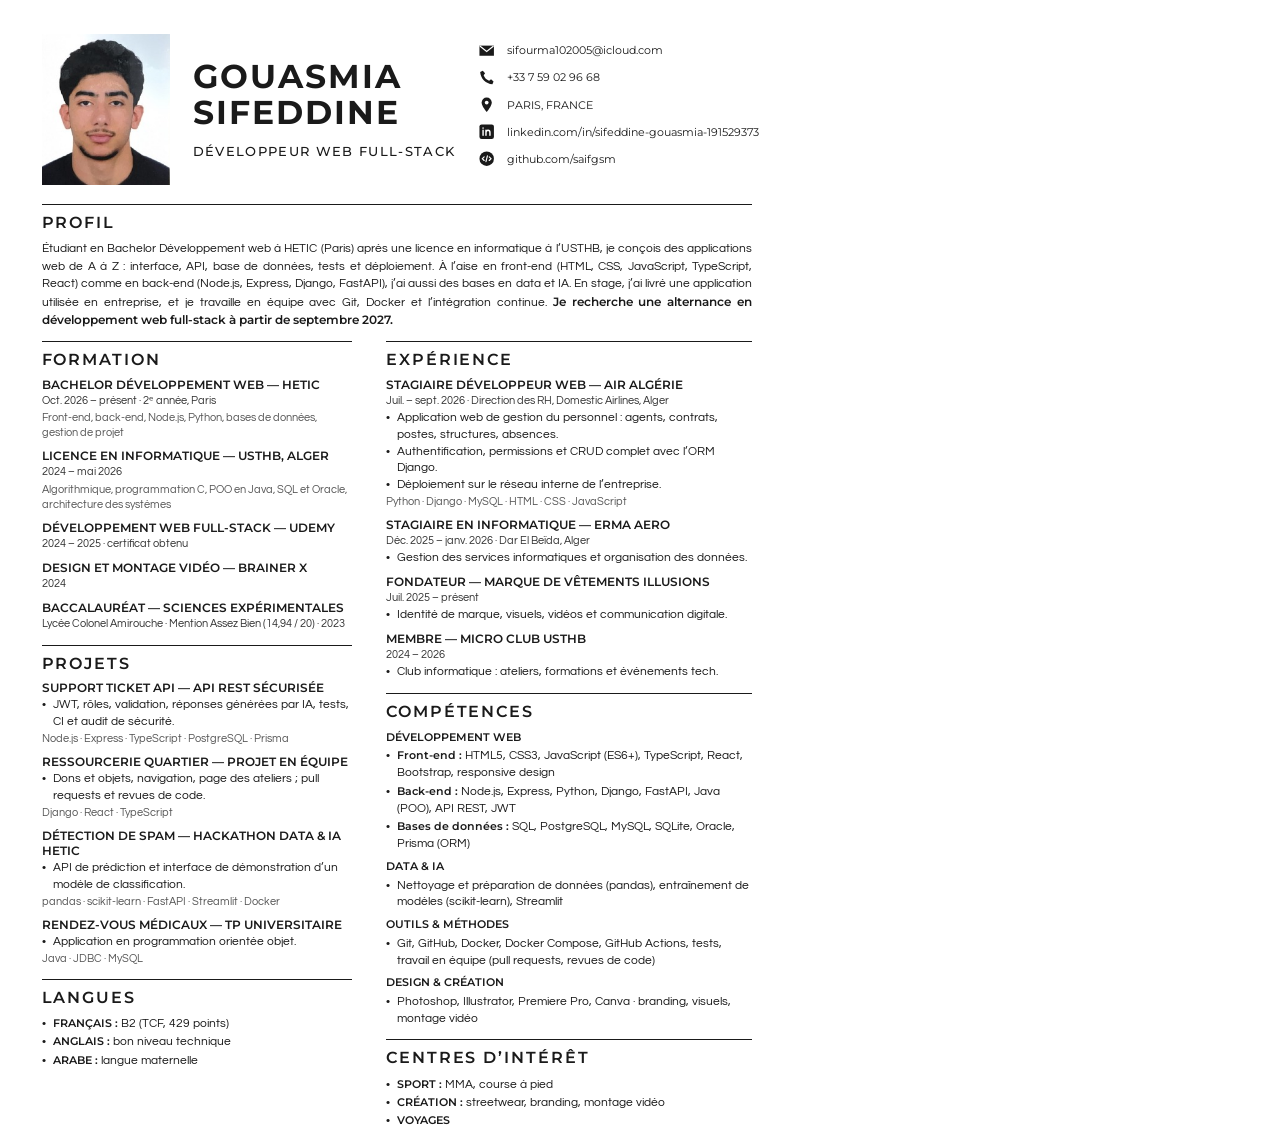
<file: cv-source/cv.html>
<!DOCTYPE html>
<html lang="fr">
<head>
<meta charset="utf-8">
<title>CV – Sifeddine Gouasmia</title>
<style>
  @font-face { font-family: "Montserrat"; src: url(fonts/montserrat-latin-400-normal.woff2); font-weight: 400; }
  @font-face { font-family: "Montserrat"; src: url(fonts/montserrat-latin-500-normal.woff2); font-weight: 500; }
  @font-face { font-family: "Montserrat"; src: url(fonts/montserrat-latin-600-normal.woff2); font-weight: 600; }
  @font-face { font-family: "Montserrat"; src: url(fonts/montserrat-latin-700-normal.woff2); font-weight: 700; }
  @font-face { font-family: "Questrial"; src: url(fonts/questrial-latin-400-normal.woff2); font-weight: 400; }
  @page { size: A4; margin: 0; }
  * { box-sizing: border-box; margin: 0; padding: 0; }
  html, body { width: 210mm; height: 297mm; }
  body { font-family: "Questrial", "Montserrat", Arial, sans-serif; color: #1a1a1a; font-size: 8.7pt; line-height: 1.45; padding: 9mm 11mm 8mm 11mm; }
  a { color: inherit; text-decoration: none; }

  header { display: grid; grid-template-columns: 34mm 1fr 76mm; gap: 6mm; align-items: center; }
  .photo { width: 34mm; height: 40mm; object-fit: cover; }
  .name h1 { font-family: "Montserrat"; font-weight: 700; font-size: 25pt; line-height: 1.08; letter-spacing: .06em; text-transform: uppercase; }
  .name .role { font-family: "Montserrat"; font-weight: 500; font-size: 10pt; letter-spacing: .1em; text-transform: uppercase; margin-top: 3mm; white-space: nowrap; }
  .contact { list-style: none; font-family: "Montserrat"; font-size: 8.3pt; }
  .contact li { display: flex; align-items: center; gap: 3mm; margin-bottom: 2.6mm; }
  .contact svg { width: 4.6mm; height: 4.6mm; flex: none; }

  hr { border: 0; border-top: 0.35mm solid #1a1a1a; }
  .full { margin-top: 5mm; }
  h2 { font-family: "Montserrat"; font-weight: 600; font-size: 12pt; letter-spacing: .12em; text-transform: uppercase; margin: 1.6mm 0 1.6mm; }
  .profil p { text-align: justify; font-size: 9pt; }
  .goal { font-family: "Montserrat"; font-weight: 600; }

  .cols { display: grid; grid-template-columns: 1fr 1.18fr; gap: 9mm; margin-top: 3.2mm; }
  .col > section + section { margin-top: 3.4mm; }
  .col > section > hr { margin-bottom: 0; }
  h3 { font-family: "Montserrat"; font-weight: 600; font-size: 8.7pt; text-transform: uppercase; line-height: 1.3; }
  .entry + .entry { margin-top: 2.3mm; }
  .meta { font-size: 8.4pt; color: #333; }
  .entry ul { list-style: none; }
  .entry li { padding-left: 3mm; position: relative; }
  .entry li::before { content: "•"; position: absolute; left: 0; }
  .tech { font-size: 7.9pt; color: #555; margin-top: .3mm; }
  .sub { font-family: "Montserrat"; font-weight: 600; font-size: 8.4pt; text-transform: uppercase; margin: 1.6mm 0 .6mm; }
  .skills li { list-style: none; padding-left: 3mm; position: relative; margin-bottom: .5mm; }
  .skills li::before { content: "•"; position: absolute; left: 0; }
  .skills b { font-family: "Montserrat"; font-weight: 600; font-size: 8.2pt; }
  .langs li, .interests li { list-style: none; padding-left: 3mm; position: relative; margin-bottom: .4mm; }
  .langs li::before, .interests li::before { content: "•"; position: absolute; left: 0; }
  .langs b, .interests b { font-family: "Montserrat"; font-weight: 600; font-size: 8.2pt; text-transform: uppercase; }
</style>
</head>
<body>
  <header>
    <img class="photo" src="photo.jpg" alt="Photo de Sifeddine Gouasmia">
    <div class="name">
      <h1>Gouasmia<br>Sifeddine</h1>
      <div class="role">Développeur web full-stack</div>
    </div>
    <ul class="contact">
      <li><svg viewBox="0 0 24 24"><path d="M2 5h20v14H2z" fill="#1a1a1a"/><path d="M2.5 5.5 12 13l9.5-7.5" fill="none" stroke="#fff" stroke-width="1.6"/></svg><a href="mailto:sifourma102005@icloud.com">sifourma102005@icloud.com</a></li>
      <li><svg viewBox="0 0 24 24"><path d="M6.6 2.5 9.8 6l-2 2.6a12.5 12.5 0 0 0 7.6 7.6l2.6-2 3.5 3.2-1.6 3.6C11 20.6 3.4 13 3 4.1z" fill="#1a1a1a"/></svg><a href="tel:+33759029668">+33 7 59 02 96 68</a></li>
      <li><svg viewBox="0 0 24 24"><path d="M12 2a7 7 0 0 0-7 7c0 5.2 7 13 7 13s7-7.8 7-13a7 7 0 0 0-7-7z" fill="#1a1a1a"/><circle cx="12" cy="9" r="2.6" fill="#fff"/></svg>PARIS, FRANCE</li>
      <li><svg viewBox="0 0 24 24"><rect x="2" y="2" width="20" height="20" rx="3" fill="#1a1a1a"/><path d="M7 10v7M7 7v.1M11 17v-7m0 3.2c0-2 1.3-3.2 2.9-3.2 1.7 0 2.6 1.1 2.6 3.2V17" stroke="#fff" stroke-width="2" fill="none" stroke-linecap="round"/></svg><a href="https://www.linkedin.com/in/sifeddine-gouasmia-191529373">linkedin.com/in/sifeddine-gouasmia-191529373</a></li>
      <li><svg viewBox="0 0 24 24"><circle cx="12" cy="12" r="10" fill="#1a1a1a"/><path d="M8.5 9.5 6 12l2.5 2.5M15.5 9.5 18 12l-2.5 2.5M13 8l-2 8" stroke="#fff" stroke-width="1.6" fill="none" stroke-linecap="round"/></svg><a href="https://github.com/saifgsm">github.com/saifgsm</a></li>
    </ul>
  </header>

  <section class="full profil">
    <hr>
    <h2>Profil</h2>
    <p>Étudiant en Bachelor Développement web à HETIC (Paris) après une licence en informatique à l’USTHB, je conçois des applications web de A à Z : interface, API, base de données, tests et déploiement. À l’aise en front-end (HTML, CSS, JavaScript, TypeScript, React) comme en back-end (Node.js, Express, Django, FastAPI), j’ai aussi des bases en data et IA. En stage, j’ai livré une application utilisée en entreprise, et je travaille en équipe avec Git, Docker et l’intégration continue. <span class="goal">Je recherche une alternance en développement web full-stack à partir de septembre 2027.</span></p>
  </section>

  <div class="cols">
    <div class="col">
      <section>
        <hr>
        <h2>Formation</h2>
        <div class="entry">
          <h3>Bachelor Développement web — HETIC</h3>
          <div class="meta">Oct. 2026 – présent · 2ᵉ année, Paris</div>
          <div class="tech">Front-end, back-end, Node.js, Python, bases de données, gestion de projet</div>
        </div>
        <div class="entry">
          <h3>Licence en informatique — USTHB, Alger</h3>
          <div class="meta">2024 – mai 2026</div>
          <div class="tech">Algorithmique, programmation C, POO en Java, SQL et Oracle, architecture des systèmes</div>
        </div>
        <div class="entry">
          <h3>Développement web full-stack — Udemy</h3>
          <div class="meta">2024 – 2025 · certificat obtenu</div>
        </div>
        <div class="entry">
          <h3>Design et montage vidéo — Brainer X</h3>
          <div class="meta">2024</div>
        </div>
        <div class="entry">
          <h3>Baccalauréat — Sciences expérimentales</h3>
          <div class="meta">Lycée Colonel Amirouche · Mention Assez Bien (14,94 / 20) · 2023</div>
        </div>
      </section>

      <section>
        <hr>
        <h2>Projets</h2>
        <div class="entry">
          <h3>Support Ticket API — API REST sécurisée</h3>
          <ul><li>JWT, rôles, validation, réponses générées par IA, tests, CI et audit de sécurité.</li></ul>
          <div class="tech">Node.js · Express · TypeScript · PostgreSQL · Prisma</div>
        </div>
        <div class="entry">
          <h3>Ressourcerie Quartier — projet en équipe</h3>
          <ul><li>Dons et objets, navigation, page des ateliers ; pull requests et revues de code.</li></ul>
          <div class="tech">Django · React · TypeScript</div>
        </div>
        <div class="entry">
          <h3>Détection de spam — hackathon Data &amp; IA HETIC</h3>
          <ul><li>API de prédiction et interface de démonstration d’un modèle de classification.</li></ul>
          <div class="tech">pandas · scikit-learn · FastAPI · Streamlit · Docker</div>
        </div>
        <div class="entry">
          <h3>Rendez-vous médicaux — TP universitaire</h3>
          <ul><li>Application en programmation orientée objet.</li></ul>
          <div class="tech">Java · JDBC · MySQL</div>
        </div>
      </section>

      <section>
        <hr>
        <h2>Langues</h2>
        <ul class="langs">
          <li><b>Français :</b> B2 (TCF, 429 points)</li>
          <li><b>Anglais :</b> bon niveau technique</li>
          <li><b>Arabe :</b> langue maternelle</li>
        </ul>
      </section>
    </div>

    <div class="col">
      <section>
        <hr>
        <h2>Expérience</h2>
        <div class="entry">
          <h3>Stagiaire développeur web — Air Algérie</h3>
          <div class="meta">Juil. – sept. 2026 · Direction des RH, Domestic Airlines, Alger</div>
          <ul>
            <li>Application web de gestion du personnel : agents, contrats, postes, structures, absences.</li>
            <li>Authentification, permissions et CRUD complet avec l’ORM Django.</li>
            <li>Déploiement sur le réseau interne de l’entreprise.</li>
          </ul>
          <div class="tech">Python · Django · MySQL · HTML · CSS · JavaScript</div>
        </div>
        <div class="entry">
          <h3>Stagiaire en informatique — ERMA Aero</h3>
          <div class="meta">Déc. 2025 – janv. 2026 · Dar El Beïda, Alger</div>
          <ul><li>Gestion des services informatiques et organisation des données.</li></ul>
        </div>
        <div class="entry">
          <h3>Fondateur — marque de vêtements Illusions</h3>
          <div class="meta">Juil. 2025 – présent</div>
          <ul><li>Identité de marque, visuels, vidéos et communication digitale.</li></ul>
        </div>
        <div class="entry">
          <h3>Membre — Micro Club USTHB</h3>
          <div class="meta">2024 – 2026</div>
          <ul><li>Club informatique : ateliers, formations et événements tech.</li></ul>
        </div>
      </section>

      <section>
        <hr>
        <h2>Compétences</h2>
        <div class="sub">Développement web</div>
        <ul class="skills">
          <li><b>Front-end :</b> HTML5, CSS3, JavaScript (ES6+), TypeScript, React, Bootstrap, responsive design</li>
          <li><b>Back-end :</b> Node.js, Express, Python, Django, FastAPI, Java (POO), API REST, JWT</li>
          <li><b>Bases de données :</b> SQL, PostgreSQL, MySQL, SQLite, Oracle, Prisma (ORM)</li>
        </ul>
        <div class="sub">Data &amp; IA</div>
        <ul class="skills">
          <li>Nettoyage et préparation de données (pandas), entraînement de modèles (scikit-learn), Streamlit</li>
        </ul>
        <div class="sub">Outils &amp; méthodes</div>
        <ul class="skills">
          <li>Git, GitHub, Docker, Docker Compose, GitHub Actions, tests, travail en équipe (pull requests, revues de code)</li>
        </ul>
        <div class="sub">Design &amp; création</div>
        <ul class="skills">
          <li>Photoshop, Illustrator, Premiere Pro, Canva · branding, visuels, montage vidéo</li>
        </ul>
      </section>

      <section>
        <hr>
        <h2>Centres d’intérêt</h2>
        <ul class="interests">
          <li><b>Sport :</b> MMA, course à pied</li>
          <li><b>Création :</b> streetwear, branding, montage vidéo</li>
          <li><b>Voyages</b></li>
        </ul>
      </section>
    </div>
  </div>
</body>
</html>
</file>
